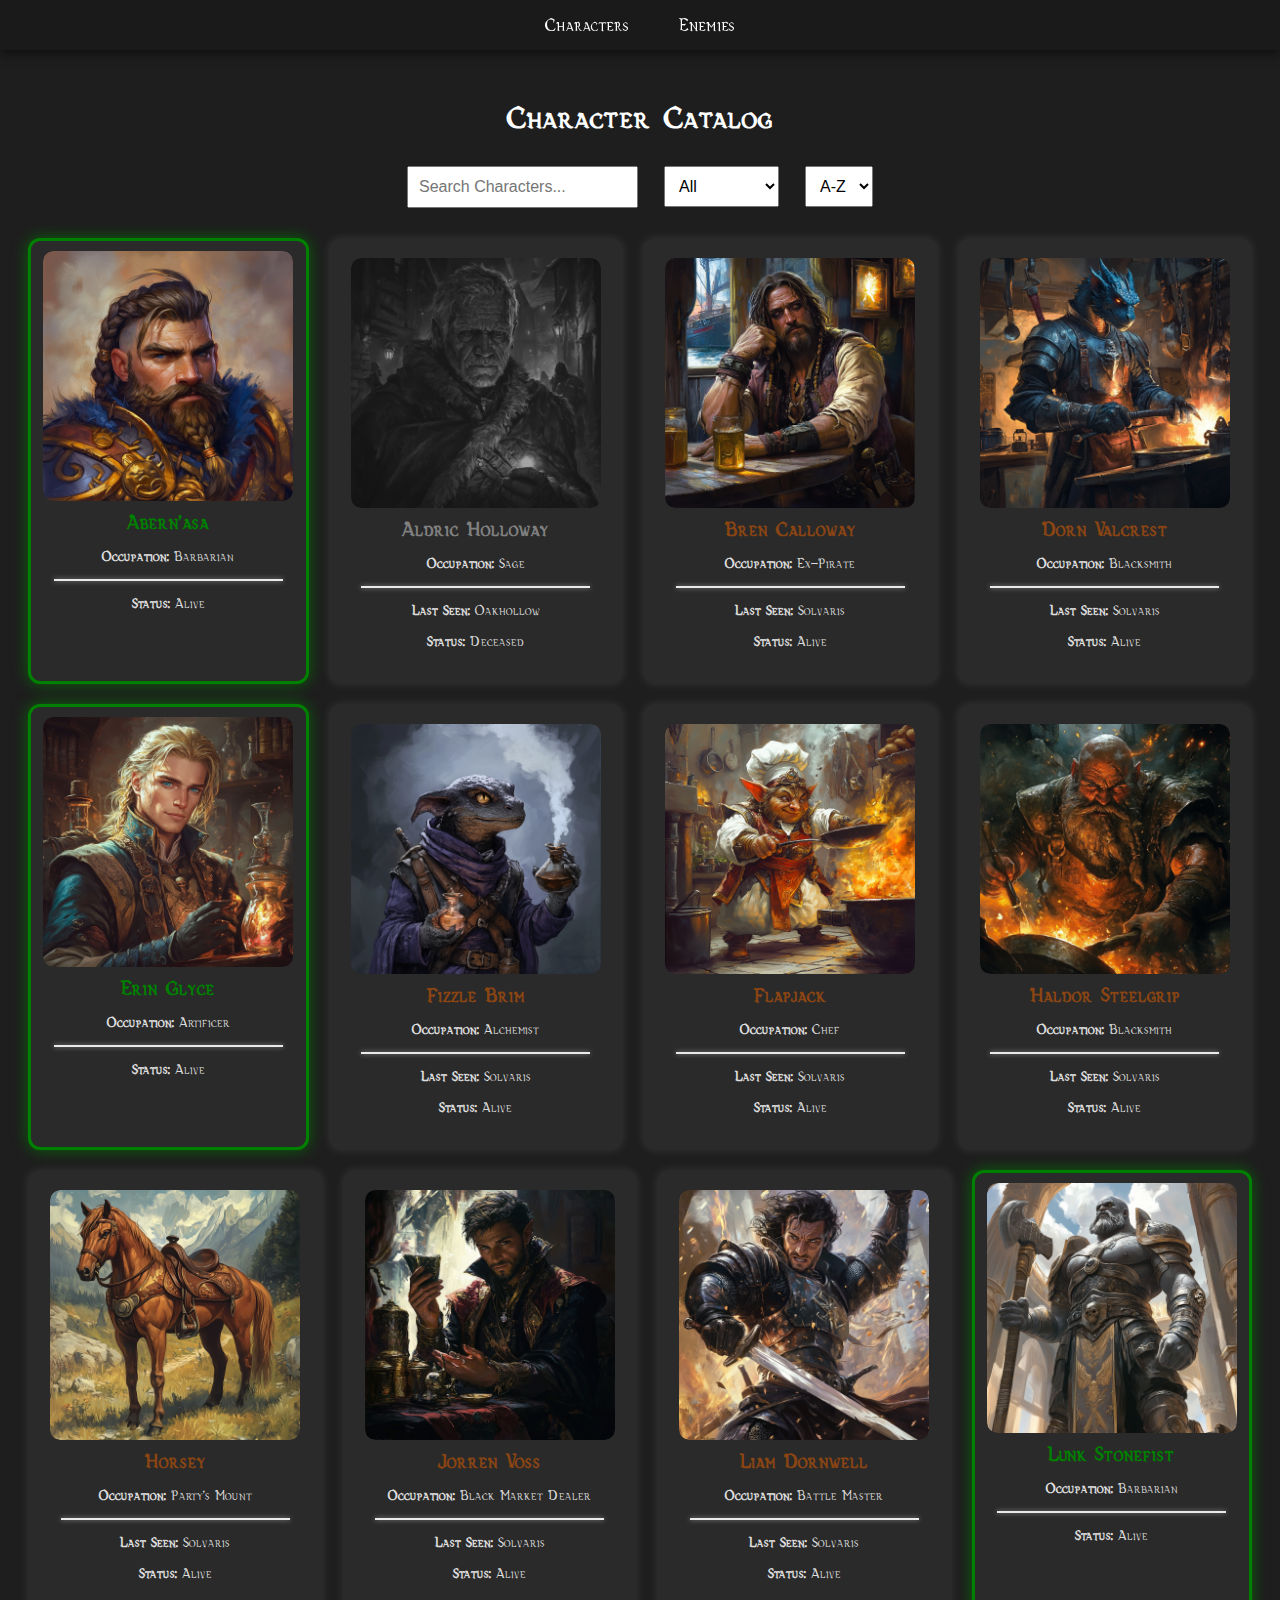
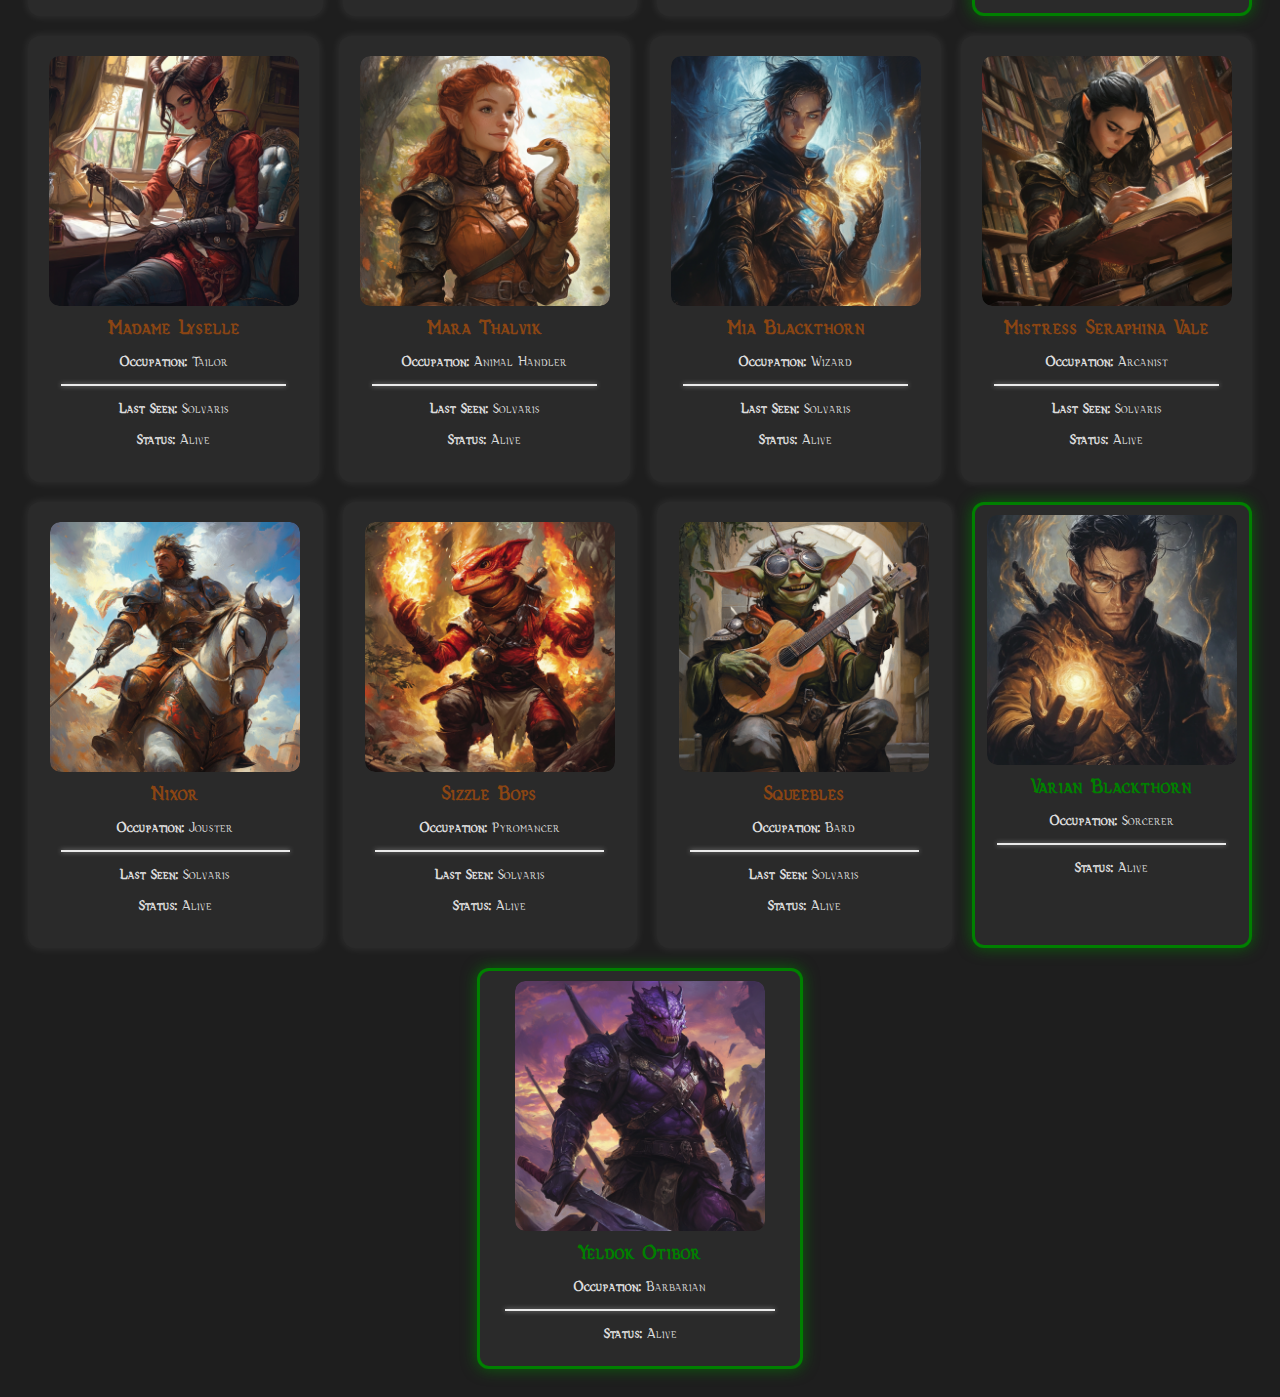
<file: index.html>
<!DOCTYPE html>
<html lang="en">
  <head>
    <meta charset="UTF-8">
    <meta name="viewport" content="width=device-width, initial-scale=1.0">
    <link rel="icon" type="image/x-icon" href="favicon.ico">
    <title>When the Light Fades</title>
    <link rel="stylesheet" href="css/styles.css">
  </head>
  <body>
    <nav>
      <ul>
        <li><a href="index.html" class="character-links">Characters</a></li>
        <li><a href="enemies.html" class="character-links">Enemies</a></li>
      </ul>
    </nav>
    <h1>Character Catalog</h1>

    <input type="text" id="searchBar" placeholder="Search Characters..." onkeyup="filterAndSortNPCs()">
    <select id="statusFilter" onchange="filterAndSortNPCs()">
      <option value="">All</option>
      <option value="Alive">Alive</option>
      <option value="Deceased">Deceased</option>
    </select>
    <select id="sortFilter" onchange="filterAndSortNPCs()">
      <option value="a-z">A-Z</option>
      <option value="z-a">Z-A</option>
    </select>

    <div id="npc-list"></div>

    <script src="js/script.js"></script>
  </body>
</html>
</file>
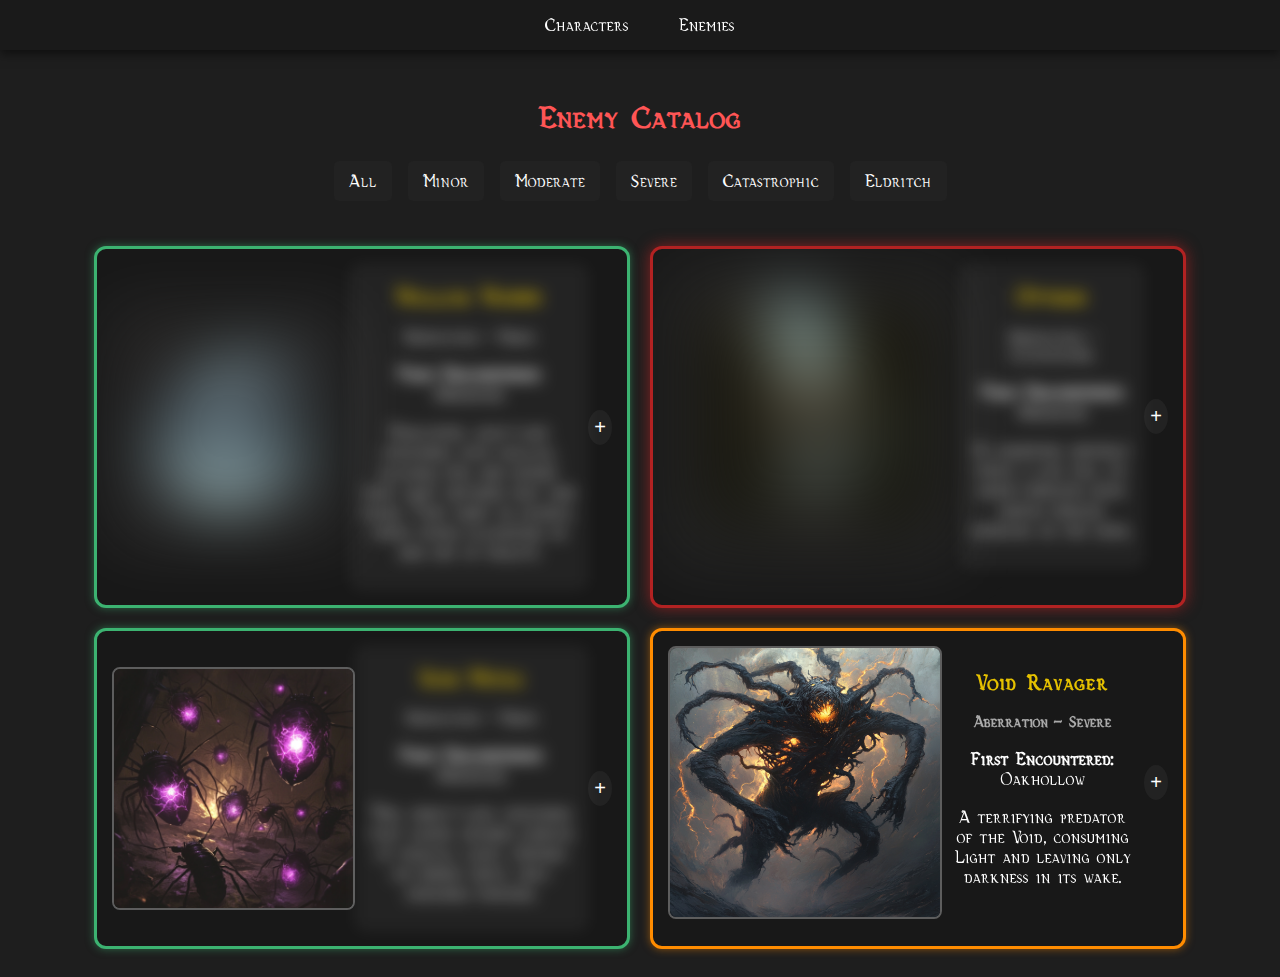
<file: enemies.html>
<!DOCTYPE html>
<html lang="en">
  <head>
    <meta charset="UTF-8">
    <meta name="viewport" content="width=device-width, initial-scale=1.0">
    <link rel="icon" type="image/x-icon" href="favicon.ico">
    <title>When the Light Fades</title>
    <link rel="stylesheet" href="css/stylesheet.css">
    <link rel="stylesheet" href="css/enemies.css">
  </head>
  <body>
    <nav>
      <ul>
        <li><a href="index.html" class="enemies-links">Characters</a></li>
        <li><a href="enemies.html" class="enemies-links">Enemies</a></li>
      </ul>
    </nav>
    
    <h1 style="color: #f55;">Enemy Catalog</h1>
    
    <div id="filter-buttons">
      <button class="filter-btn" data-filter="all">All</button>
      <button class="filter-btn" data-filter="Minor">Minor</button>
      <button class="filter-btn" data-filter="Moderate">Moderate</button>
      <button class="filter-btn" data-filter="Severe">Severe</button>
      <button class="filter-btn" data-filter="Catastrophic">Catastrophic</button>
      <button class="filter-btn" data-filter="Eldritch">Eldritch</button>
    </div>
    
    <div id="enemy-list"></div>

    <script src="js/enemies.js"></script>
  </body>
</html>
</file>
<file: css/styles.css>
body {
  background-color: #1e1e1e;
  color: #fff;
  font-family: 'Vecna', sans-serif;
  text-align: center;
  padding-top: 70px;
}

h1 {
  margin-top: 20px;
}

input, select {
  margin: 10px;
  padding: 10px;
  font-size: 16px;
}

#npc-list {
  display: flex;
  flex-wrap: wrap;
  gap: 20px;
  justify-content: center;
  padding: 20px;
  max-width: 2000px;
  margin: 0 auto;
}

#enemy-list {
  display: flex;
  flex-wrap: wrap;
  gap: 20px;
  justify-content: center;
  padding: 20px;
  max-width: 2000px;
  margin: 0 auto;
}

.npc-card {
  background: #2a2a2a;
  border-radius: 12px;
  padding: 20px;
  text-align: center;
  box-shadow: 0 0 10px rgba(255, 255, 255, 0.1);
  transition: transform 0.3s ease-in-out;
  flex: 1 1 250px;
  max-width: 300px;
}

.enemy-card {
  background: #222;
  border-radius: 12px;
  padding: 20px;
  text-align: center;
  box-shadow: 0 0 10px rgba(255, 255, 255, 0.1);
  transition: transform 0.3s ease-in-out;
  max-width: 450px;
  min-width: 400px;
  border: 3px solid transparent;
}

.npc-card:hover {
  transform: scale(1.05);
}

.enemy-card:hover {
  transform: scale(1.05);
}

.npc-card h2 {
  font-size: 20px;
  color: saddlebrown;
  margin: 10px 0 5px;
}

.npc-card.player-frame h2 {
  color: green;
}

.npc-card.dead h2 {
  color: grey;
}

.enemy-card h2 {
  font-size: 20px;
  color: #c55;
  margin: 10px 0 5px;
}

.npc-card h3 {
  font-size: 16px;
  color: #ccc;
  margin-bottom: 10px;
}

.enemy-card h3 {
  font-size: 16px;
  color: #ccc;
  margin-bottom: 10px;
}

.npc-card p {
  font-size: 14px;
  color: #ddd;
}

.enemy-card p {
  font-size: 14px;
  color: #ddd;
}

.npc-card img {
  width: 100%;
  border-radius: 10px;
}

.enemy-card img {
  width: 100%;
  border-radius: 10px;
}

.greyed-out {
  filter: grayscale(100%) opacity(60%);
}

hr {
  border: 0;
  height: 2px;
  background: rgba(255, 255, 255, 0.9);
  margin: 10px auto;
  width: 90%;
  box-shadow: 0 0 5px rgba(255, 255, 255, 0.5);
}

nav {
  background: #1a1a1a;
  padding: 15px 0;
  position: fixed;
  width: 100%;
  top: 0;
  left: 0;
  z-index: 1000;
  box-shadow: 0 4px 10px rgba(0, 0, 0, 0.5);
}

nav ul {
  list-style: none;
  display: flex;
  justify-content: center;
  align-items: center;
  gap: 20px;
  padding: 0;
  margin: 0;
}

nav ul li {
  display: inline-block;
}

nav ul li a {
  color: #fff;
  text-decoration: none;
  font-size: 18px;
  padding: 10px 15px;
  transition: all 0.3s ease-in-out;
  border-radius: 5px;
}

nav ul li a:hover {
  background: rgba(255, 215, 0, 0.2);
  color: gold;
}

#map {
  height: 600px;
  width: 90%;
  max-width: 1200px;
  margin: 20px auto;
  border: 2px solid #555;
  border-radius: 10px;
}

.npc-image-container {
  position: relative;
  width: 250px;
  height: 250px;
  margin: 0 auto;
  overflow: hidden;
  border-radius: 10px;
}

.npc-image-container img {
  width: 100%;
  height: 100%;
  object-fit: cover;
  position: absolute;
  top: 0;
  left: 0;
  transition: opacity 0.5s ease-in-out;
}

.npc-image-container .default-image {
  opacity: 1;
  z-index: 2;
}

.npc-image-container .alt-image {
  opacity: 0;
  z-index: 1;
}

.npc-image-container.has-alt:hover .default-image {
  opacity: 0;
}

.npc-image-container.has-alt:hover .alt-image {
  opacity: 1;
}

.player-frame {
  border: 3px solid green;
  box-shadow: 0 0 15px rgba(0, 128, 0, 0.7);
  padding: 10px;
  border-radius: 12px;
}

.enemy-image img {
  width: 100%;
  height: auto;
  border-radius: 10px;
}

.blurred {
  filter: blur(10px);
  background: rgba(255, 255, 255, 0.1);
  padding: 10px;
  border-radius: 8px;
  transition: filter 0.3s ease-in-out, background 0.3s ease-in-out;
}

.blurred.unlocked {
  filter: blur(0);
  background: none;
}

.minor-frame {
  border-color: #3cb371;
  box-shadow: 0 0 8px rgba(60, 179, 113, 0.7);
  padding: 10px;
  border-radius: 12px;
}

.moderate-frame {
  border-color: #4682b4;
  box-shadow: 0 0 10px rgba(70, 130, 180, 0.7);
  padding: 10px;
  border-radius: 12px;
}

.severe-frame {
  border-color: #ff8c00;
  box-shadow: 0 0 12px rgba(255, 140, 0, 0.7);
  padding: 10px;
  border-radius: 12px;
}

.catastrophic-frame {
  border-color: #b22222;
  box-shadow: 0 0 15px rgba(178, 34, 34, 0.7);
  padding: 10px;
  border-radius: 12px;
}

.eldritch-frame {
  border-color: #800080;
  box-shadow: 0 0 15px rgba(128, 0, 128, 0.7);
  padding: 10px;
  border-radius: 12px;
  animation: eldritchGlow 2s infinite alternate ease-in-out;
}

@keyframes eldritchGlow {
  0% {
    box-shadow: 0 0 10px rgba(128, 0, 128, 0.7);
  }
  50% {
    box-shadow: 0 0 20px rgba(255, 0, 255, 0.8);
  }
  100% {
    box-shadow: 0 0 10px rgba(128, 0, 128, 0.7);
  }
}

@font-face {
  font-family: 'Vecna';
  src: url('../fonts/Vecna.ttf') format('truetype');
  font-weight: normal;
  font-style: normal;
}

@media (max-width: 768px) {
  nav ul {
    flex-direction: column;
    gap: 10px;
  }

  #npc-list {
    grid-template-columns: repeat(auto-fit, minmax(200px, 1fr));
  }

  .npc-card {
    padding: 15px;
  }
}
</file>
<file: css/stylesheet.css>
body {
  background-color: #1e1e1e;
  color: #fff;
  font-family: 'Vecna', serif;
  text-align: center;
  padding-top: 70px;
}

h1 {
  margin-top: 20px;
}

p {
  font-size: 18px
}

nav {
  background: #1a1a1a;
  padding: 15px 0;
  position: fixed;
  width: 100%;
  top: 0;
  left: 0;
  z-index: 1000;
  box-shadow: 0 4px 10px rgba(0, 0, 0, 0.5);
}

nav ul {
  list-style: none;
  display: flex;
  justify-content: center;
  align-items: center;
  gap: 20px;
  padding: 0;
  margin: 0;
}

nav ul li {
  display: inline-block;
}

nav ul li a {
  color: #fff;
  text-decoration: none;
  font-size: 18px;
  padding: 10px 15px;
  transition: all 0.3s ease-in-out;
  border-radius: 5px;
}

.character-links:hover {
  background: rgba(255, 170, 0, 0.2);
  color: gold;
}

.enemies-links:hover {
  background: rgba(255, 85, 85, 0.2);
  color: #f55;
}

#filter-buttons {
  text-align: center;
  margin-bottom: 20px;
}

.filter-btn {
  background: #222;
  color: white;
  padding: 10px 15px;
  margin: 5px;
  border: none;
  cursor: pointer;
  transition: background 0.3s ease-in-out;
  border-radius: 5px;
  font-size: 18px;
  font-family: "Vecna", serif;
}

.filter-btn:hover {
  background: #444;
}

.filter-btn.active {
  background: #f55;
  color: black;
  font-weight: bold;
}

.blurred {
  filter: blur(10px);
  background: rgba(255, 255, 255, 0.1);
  padding: 10px;
  border-radius: 8px;
  transition: filter 0.3s ease-in-out, background 0.3s ease-in-out;
}

.blurred.unlocked {
  filter: blur(0);
  background: none;
}

@font-face {
  font-family: 'Vecna';
  src: url('../fonts/Vecna.ttf') format('truetype');
  font-weight: normal;
  font-style: normal;
}
</file>
<file: css/enemies.css>
.enemy-card {
  background: #181818;
  border-radius: 12px;
  padding: 15px;
  text-align: center;
  box-shadow: 0 0 10px rgba(255, 255, 255, 0.1);
  transition: all 0.3s ease-in-out;
  max-width: 500px;
  min-width: 400px;
  border: 3px solid transparent;
  overflow: hidden;
}

.enemy-card:hover {
  transform: scale(1.025);
}

.threat-minor {
  border-color: #3cb371;
  box-shadow: 0 0 8px rgba(60, 179, 113, 0.5);
}

.threat-minor h2 {
  color: #3cb371;
}

.threat-moderate {
  border-color: #4682b4;
  box-shadow: 0 0 8px rgba(70, 130, 180, 0.5);
}

.threat-moderate h2 {
  color: #4682b4;
}

.threat-severe {
  border-color: #ff8c00;
  box-shadow: 0 0 8px rgba(255, 140, 0, 0.5);
  animation: pulseGlow 2s infinite alternate ease-in-out;
}

.threat-severe h2 {
  color: #ff8c00;
}

@keyframes pulseGlow {
  0% {
    box-shadow: 0 0 8px rgba(255, 140, 0, 0.5);
  }
  25% {
    box-shadow: 0 0 8px rgba(255, 140, 0, 0.5);
  }
  50% {
    box-shadow: 0 0 15px rgba(255, 140, 0, 0.7);
  }
  75% {
    box-shadow: 0 0 8px rgba(255, 140, 0, 0.5);
  }
  100% {
    box-shadow: 0 0 8px rgba(255, 140, 0, 0.5);
  }
}

.threat-catastrophic {
  border-color: #b22222;
  box-shadow: 0 0 15px rgba(178, 34, 34, 0.7);
  animation: flickerGlow 1.5s infinite linear, shake 1s infinite;
}

.threat-catastrophic h2 {
  color: #b22222;
}

@keyframes flickerGlow {
  0% {
    box-shadow: 0 0 10px rgba(178, 34, 34, 0.6);
  }
  25% {
    box-shadow: 0 0 20px rgba(178, 34, 34, 0.8);
  }
  50% {
    box-shadow: 0 0 5px rgba(178, 34, 34, 0.5);
  }
  75% {
    box-shadow: 0 0 18px rgba(255, 50, 50, 0.9);
  }
  100% {
    box-shadow: 0 0 12px rgba(178, 34, 34, 0.7);
  }
}

@keyframes shake {
    0% { transform: translate(0, 0); }
    25% { transform: translate(0.5px, 0.5px); }
    50% { transform: translate(-0.5px, -0.5px); }
    75% { transform: translate(0.5px, -0.5px); }
    100% { transform: translate(-0.5px, 0.5px); }
}

.threat-eldritch {
  border-color: #800080;
  box-shadow: 0 0 15px rgba(128, 0, 128, 0.7);
  animation: eldritchShift 1.5s infinite ease-in-out, eldritchDistort 4s infinite linear;
}

.threat-eldritch h2 {
  color: #800080;
}

@keyframes eldritchShift {
  0% {
    transform: rotate(0deg) scale(1);
  }
  20% {
    transform: rotate(0.25deg) scale(1);
  }
  40% {
    transform: rotate(-0.25deg) scale(1);
  }
  60% {
    transform: rotate(0.75deg) scale(1);
  }
  80% {
    transform: rotate(-0.75deg) scale(1);
  }
  100% {
    transform: rotate(0deg) scale(1);
  }
}

@keyframes eldritchDistort {
  0% {
    box-shadow: 0 0 15px rgba(128, 0, 128, 0.6);
  }
  20% {
    box-shadow: 0 0 25px rgba(255, 0, 255, 0.8);
  }
  40% {
    box-shadow: 0 0 10px rgba(128, 0, 128, 0.5);
  }
  60% {
    box-shadow: 0 0 30px rgba(180, 0, 255, 0.9);
  }
  80% {
    box-shadow: 0 0 12px rgba(128, 0, 128, 0.7);
  }
  100% {
    box-shadow: 0 0 15px rgba(128, 0, 128, 0.6);
  }
}

/* ENEMY PAGE LAYOUT - FEXTRALIFE STYLE */
#enemy-list-container {
    display: flex;
    justify-content: center;
    gap: 40px;
    padding: 40px;
    max-width: 1400px;
    margin: 0 auto;
}

/* ENEMY LIST GRID */
#enemy-list {
    display: flex;
    flex-wrap: wrap;
    gap: 20px;
    justify-content: center;
    padding: 20px;
    max-width: 2000px;
    margin: 0 auto;
}

/* ENEMY IMAGE FRAME (Like Elden Ring UI) */
.enemy-image {
    display: flex;
    justify-content: center;
    border: 2px solid rgba(255, 255, 255, 0.3);
    border-radius: 10px;
    overflow: hidden;
}

.enemy-image img {
    width: 100%;
    height: auto;
}

/* HEADERS */
.enemy-card h2 {
    font-size: 28px; /* Elden Ring gold */
    margin-top: 10px;
    font-weight: bold;
    letter-spacing: 1px;
}

.enemy-card h3 {
    font-size: 24px;
    color: #cccccc;
    margin-bottom: 10px;
}

/* STAT TABLE - Styled Like Fextralife */
.enemy-stats {
    width: 100%;
    margin: 20px 0;
    border-collapse: collapse;
    font-size: 22px;
}

.enemy-stats th, .enemy-stats td {
    padding: 10px;
    border-bottom: 1px solid rgba(255, 255, 255, 0.2);
}

.enemy-stats th {
    text-align: left;
    font-weight: bold;
    color: #E5C100; /* Elden Ring gold */
    width: 40%;
}

.enemy-stats td {
    text-align: right;
    color: #ddd;
}

/* MOVELIST */
.enemy-moveset h3 {
    color: #E5C100;
    margin-top: 20px;
}

.enemy-moveset ul {
    list-style-type: none;
    padding: 0;
}

.enemy-moveset li {
    padding: 5px 0;
    color: #ddd;
}

.enemy-header {
  display: flex;
  align-items: center;
  justify-content: space-between;
  cursor: pointer;
}

.enemy-summary {
  text-align: left;
  flex-grow: 1;
  padding-left: 10px;
}

.enemy-header h2 {
  font-size: 22px;
  color: #e5c100;
  text-transform: capitalize;
}

.enemy-header h3 {
  font-size: 16px;
  color: #aaa;
}

.expand-btn {
  background: #222;
  color: white;
  border: none;
  cursor: pointer;
  font-size: 20px;
  width: 35px;
  height: 35px;
  border-radius: 50%;
  transition: background 0.3s ease-in-out;
}

.expand-btn:hover {
  background: #444;
}

.enemy-details {
  max-height: 0;
  overflow: hidden;
  transition: max-height 0.3s ease-out, opacity 0.2s ease-out;
  opacity: 0;
  padding: 0px;
}

.enemy-details.expanded {
  max-height: 500px;
  opacity: 1;
  padding-top: 10px;
}

/* BLURRED LOCKED INFORMATION */
.blurred {
    filter: blur(8px);
    background: rgba(255, 255, 255, 0.05);
    padding: 10px;
    border-radius: 8px;
    transition: filter 0.3s ease-in-out, background 0.3s ease-in-out;
}

.blurred-image {
  filter: blur(32px);
  background: rgba(255, 255, 255, 0.05);
  padding: 32px;
  border-radius: 8px;
  transition: filter 0.3s ease-in-out, background 0.3s ease-in-out;
}

/* UNLOCKED INFO (Removes Blur) */
.blurred.unlocked {
    filter: blur(0);
    background: none;
}

.blurred-image.unlocked {
  filter: blur(0);
  background: none;
  padding: 0px;
}

/* ========== FEXTRALIFE-STYLE DIVIDERS ========== */
.divider {
    height: 2px;
    background: rgba(255, 215, 0, 0.4);
    margin: 15px 0;
}
</file>
